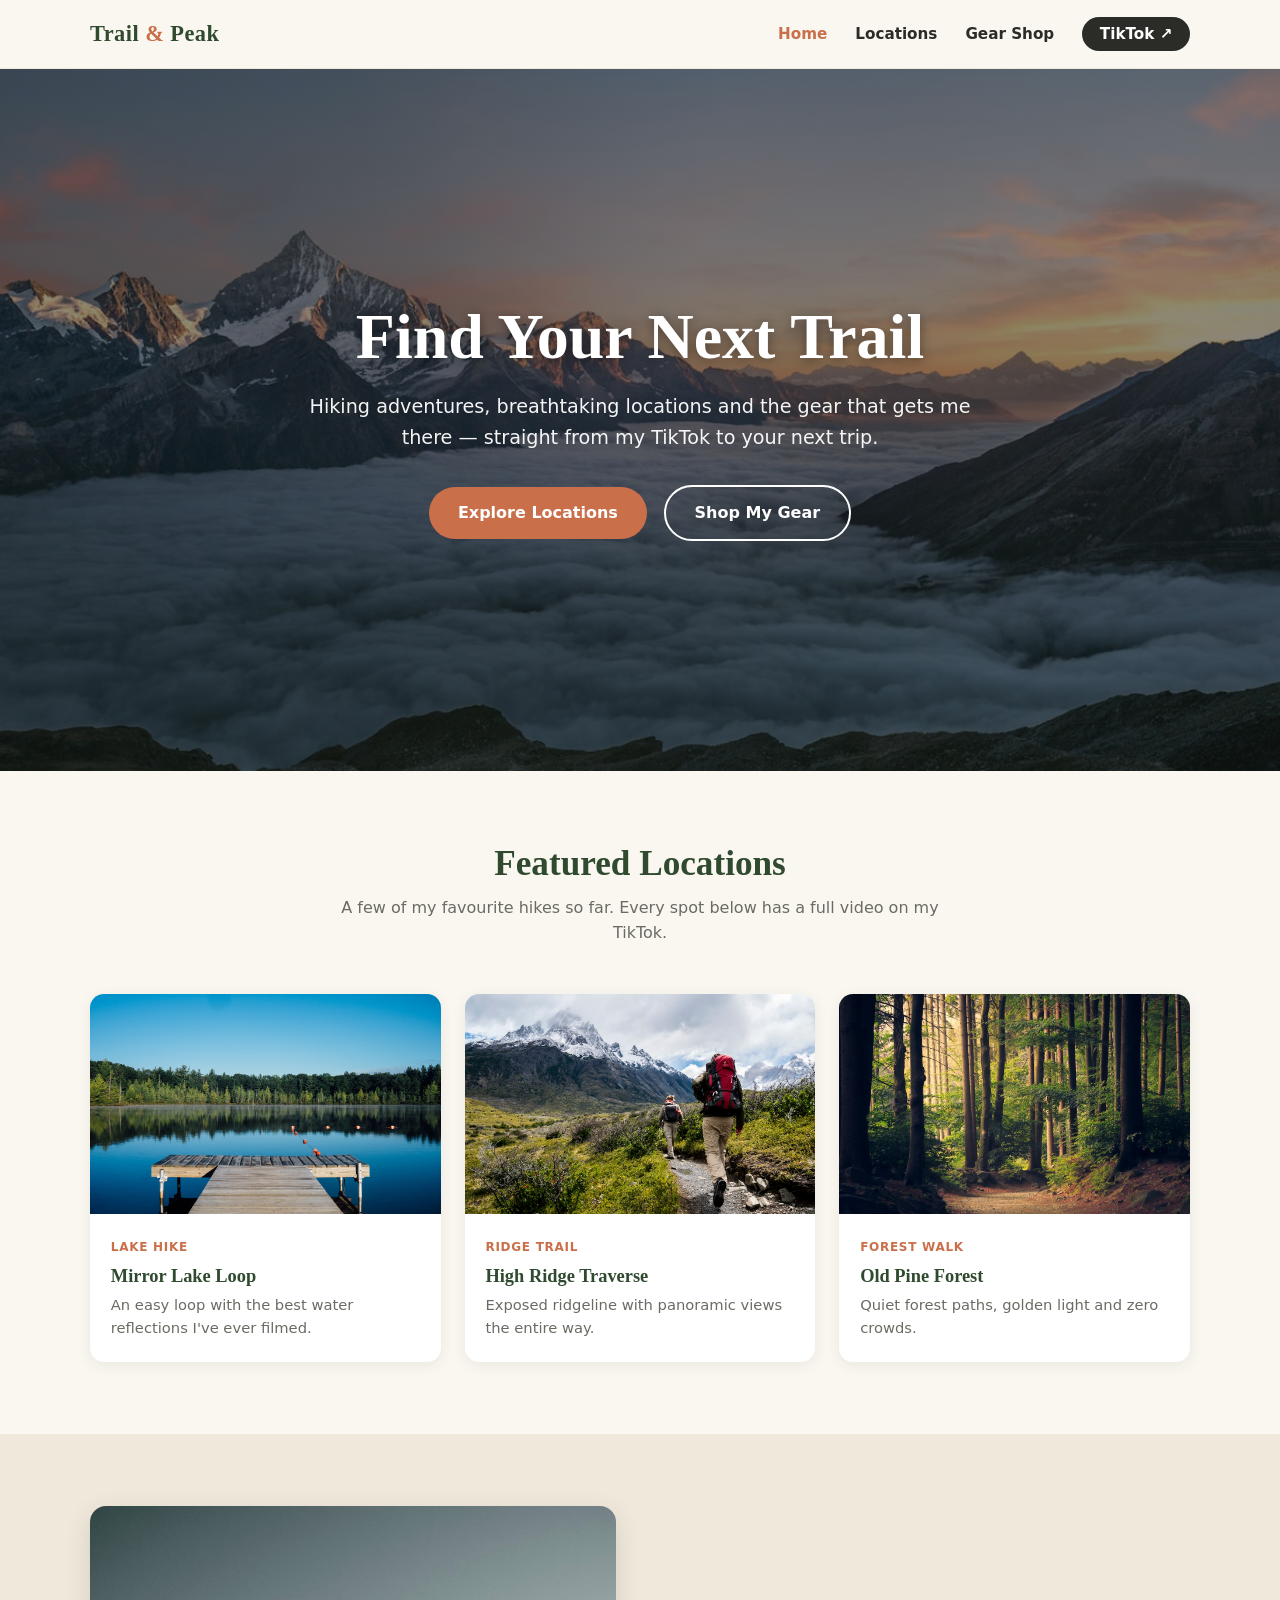
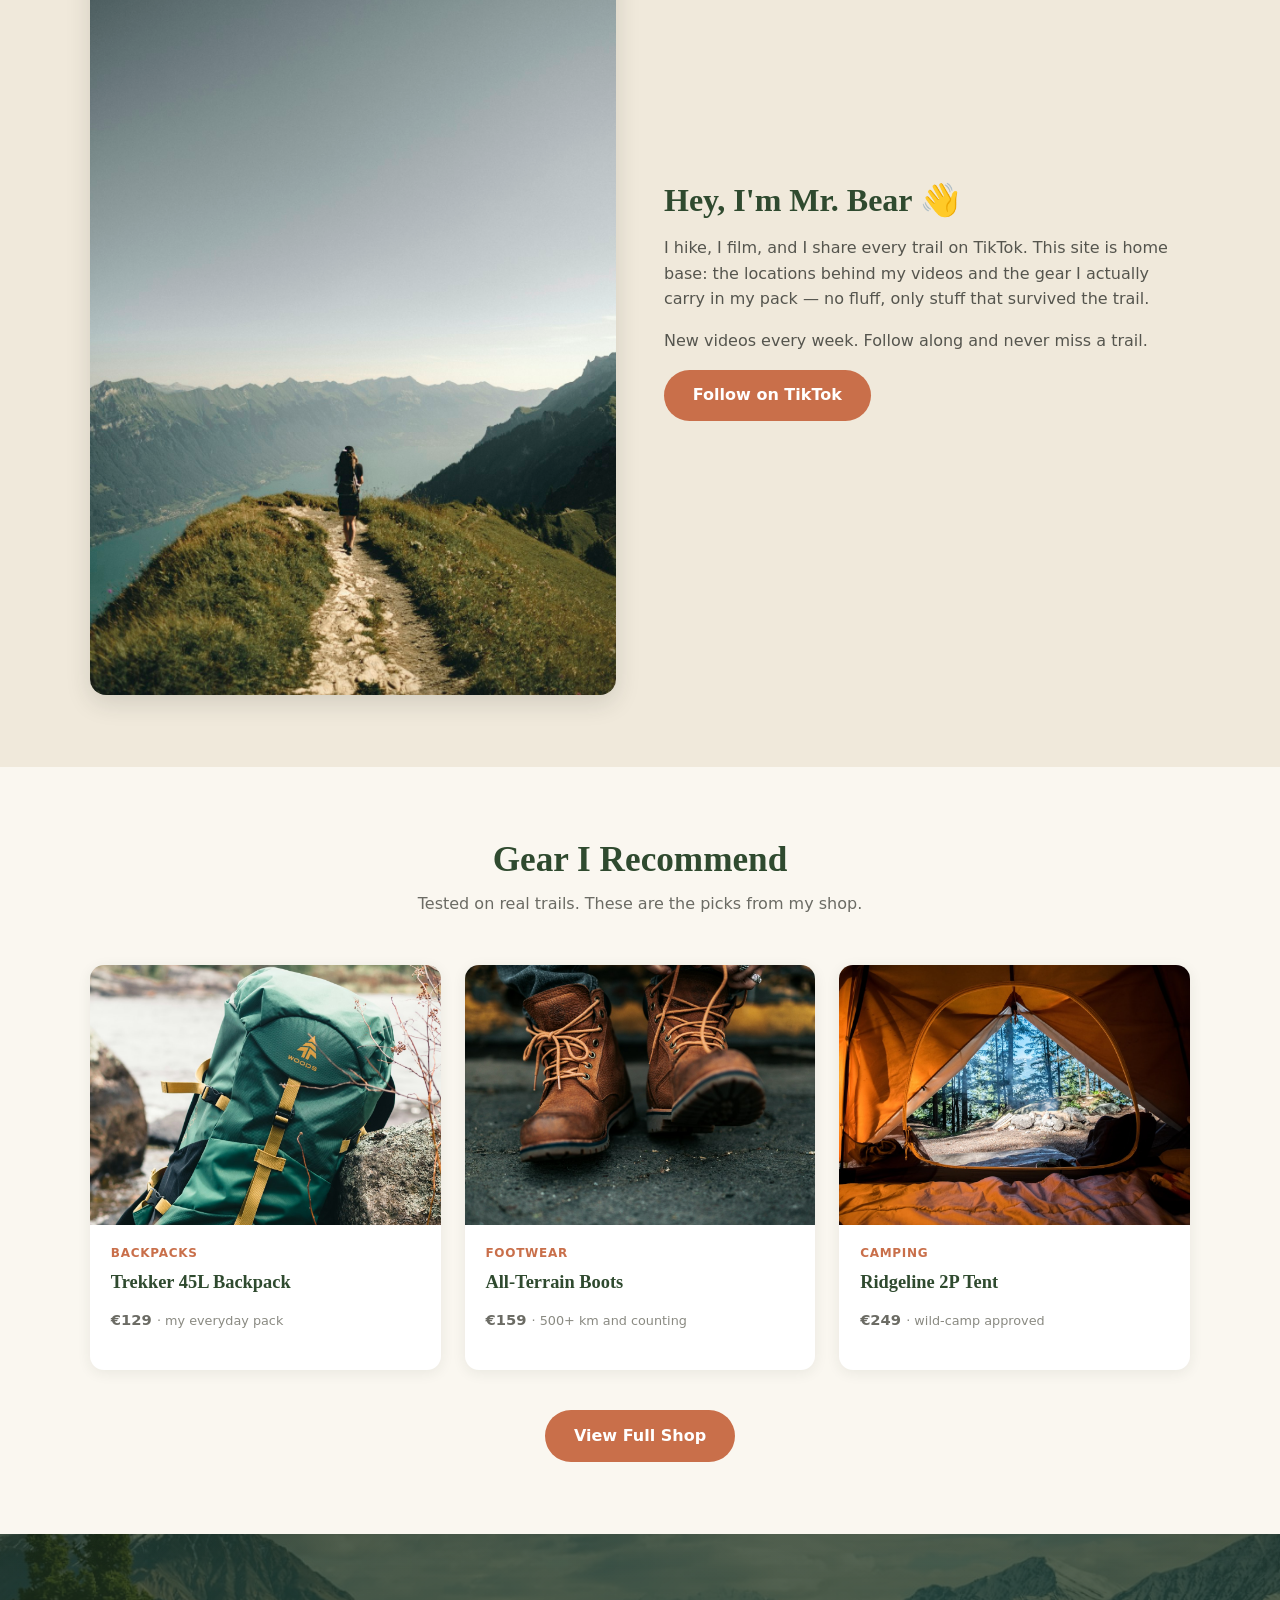
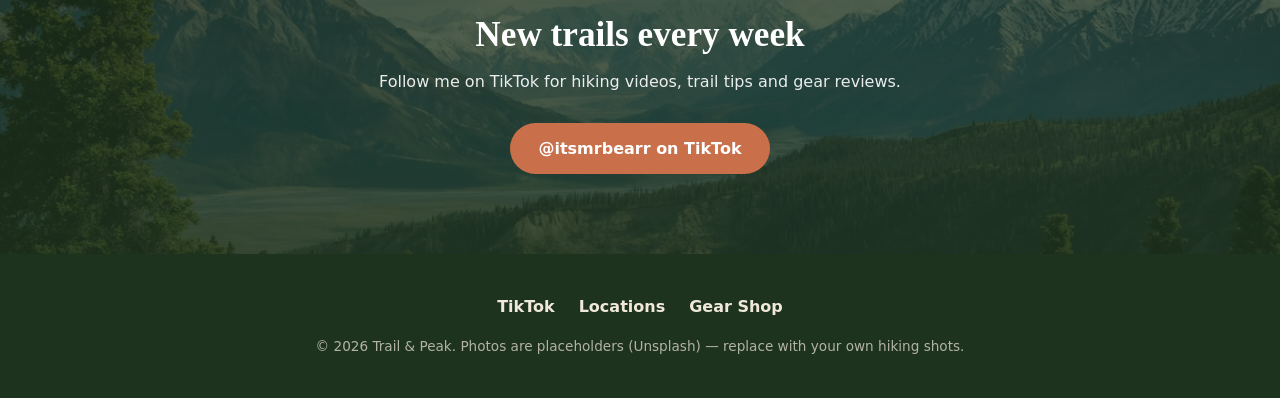
<file: index.html>
<!DOCTYPE html>
<html lang="en">
<head>
  <meta charset="UTF-8">
  <meta name="viewport" content="width=device-width, initial-scale=1.0">
  <title>Trail &amp; Peak — Hiking Adventures</title>
  <link rel="stylesheet" href="css/style.css">
</head>
<body>

  <header>
    <nav class="nav">
      <a href="index.html" class="logo">Trail <span>&amp;</span> Peak</a>
      <ul class="nav-links">
        <li><a href="index.html" class="active">Home</a></li>
        <li><a href="gallery.html">Locations</a></li>
        <li><a href="shop.html">Gear Shop</a></li>
        <li><a href="https://www.tiktok.com/@itsmrbearr" target="_blank" class="btn-tiktok">TikTok ↗</a></li>
      </ul>
    </nav>
  </header>

  <section class="hero">
    <div class="hero-content">
      <h1>Find Your Next Trail</h1>
      <p>Hiking adventures, breathtaking locations and the gear that gets me there — straight from my TikTok to your next trip.</p>
      <a href="gallery.html" class="btn btn-primary">Explore Locations</a>
      <a href="shop.html" class="btn btn-outline">Shop My Gear</a>
    </div>
  </section>

  <section>
    <div class="container">
      <div class="section-head">
        <h2>Featured Locations</h2>
        <p>A few of my favourite hikes so far. Every spot below has a full video on my TikTok.</p>
      </div>
      <div class="grid">
        <a href="gallery.html" class="card">
          <img src="images/alpine-lake.jpg" alt="Alpine lake surrounded by mountains">
          <div class="card-body">
            <span class="card-tag">Lake Hike</span>
            <h3>Mirror Lake Loop</h3>
            <p>An easy loop with the best water reflections I've ever filmed.</p>
          </div>
        </a>
        <a href="gallery.html" class="card">
          <img src="images/ridge-hike.jpg" alt="Hiker on a mountain ridge">
          <div class="card-body">
            <span class="card-tag">Ridge Trail</span>
            <h3>High Ridge Traverse</h3>
            <p>Exposed ridgeline with panoramic views the entire way.</p>
          </div>
        </a>
        <a href="gallery.html" class="card">
          <img src="images/forest-trail.jpg" alt="Sunlight falling through a forest">
          <div class="card-body">
            <span class="card-tag">Forest Walk</span>
            <h3>Old Pine Forest</h3>
            <p>Quiet forest paths, golden light and zero crowds.</p>
          </div>
        </a>
      </div>
    </div>
  </section>

  <section style="background: var(--sand);">
    <div class="container split">
      <img src="images/hiker-summit.jpg" alt="Hiker standing on a summit">
      <div>
        <h2>Hey, I'm Mr. Bear 👋</h2>
        <p>I hike, I film, and I share every trail on TikTok. This site is home base: the locations behind my videos and the gear I actually carry in my pack — no fluff, only stuff that survived the trail.</p>
        <p>New videos every week. Follow along and never miss a trail.</p>
        <a href="https://www.tiktok.com/@itsmrbearr" target="_blank" class="btn btn-primary">Follow on TikTok</a>
      </div>
    </div>
  </section>

  <section>
    <div class="container">
      <div class="section-head">
        <h2>Gear I Recommend</h2>
        <p>Tested on real trails. These are the picks from my shop.</p>
      </div>
      <div class="grid">
        <a href="shop.html" class="card product-card">
          <img src="images/gear-backpack.jpg" alt="Green hiking backpack on rocks">
          <div class="card-body">
            <span class="card-tag">Backpacks</span>
            <h3>Trekker 45L Backpack</h3>
            <p class="price">€129 <small>· my everyday pack</small></p>
          </div>
        </a>
        <a href="shop.html" class="card product-card">
          <img src="images/gear-boots.jpg" alt="Brown leather hiking boots">
          <div class="card-body">
            <span class="card-tag">Footwear</span>
            <h3>All-Terrain Boots</h3>
            <p class="price">€159 <small>· 500+ km and counting</small></p>
          </div>
        </a>
        <a href="shop.html" class="card product-card">
          <img src="images/gear-tent.jpg" alt="Orange tent with a forest view">
          <div class="card-body">
            <span class="card-tag">Camping</span>
            <h3>Ridgeline 2P Tent</h3>
            <p class="price">€249 <small>· wild-camp approved</small></p>
          </div>
        </a>
      </div>
      <p style="text-align:center; margin-top:2.5rem;">
        <a href="shop.html" class="btn btn-primary">View Full Shop</a>
      </p>
    </div>
  </section>

  <section class="cta-banner">
    <h2>New trails every week</h2>
    <p>Follow me on TikTok for hiking videos, trail tips and gear reviews.</p>
    <a href="https://www.tiktok.com/@itsmrbearr" target="_blank" class="btn btn-primary">@itsmrbearr on TikTok</a>
  </section>

  <footer>
    <div class="socials">
      <a href="https://www.tiktok.com/@itsmrbearr" target="_blank">TikTok</a>
      <a href="gallery.html">Locations</a>
      <a href="shop.html">Gear Shop</a>
    </div>
    <p>© 2026 Trail &amp; Peak. Photos are placeholders (Unsplash) — replace with your own hiking shots.</p>
  </footer>

  <script src="js/main.js" defer></script>
</body>
</html>
</file>
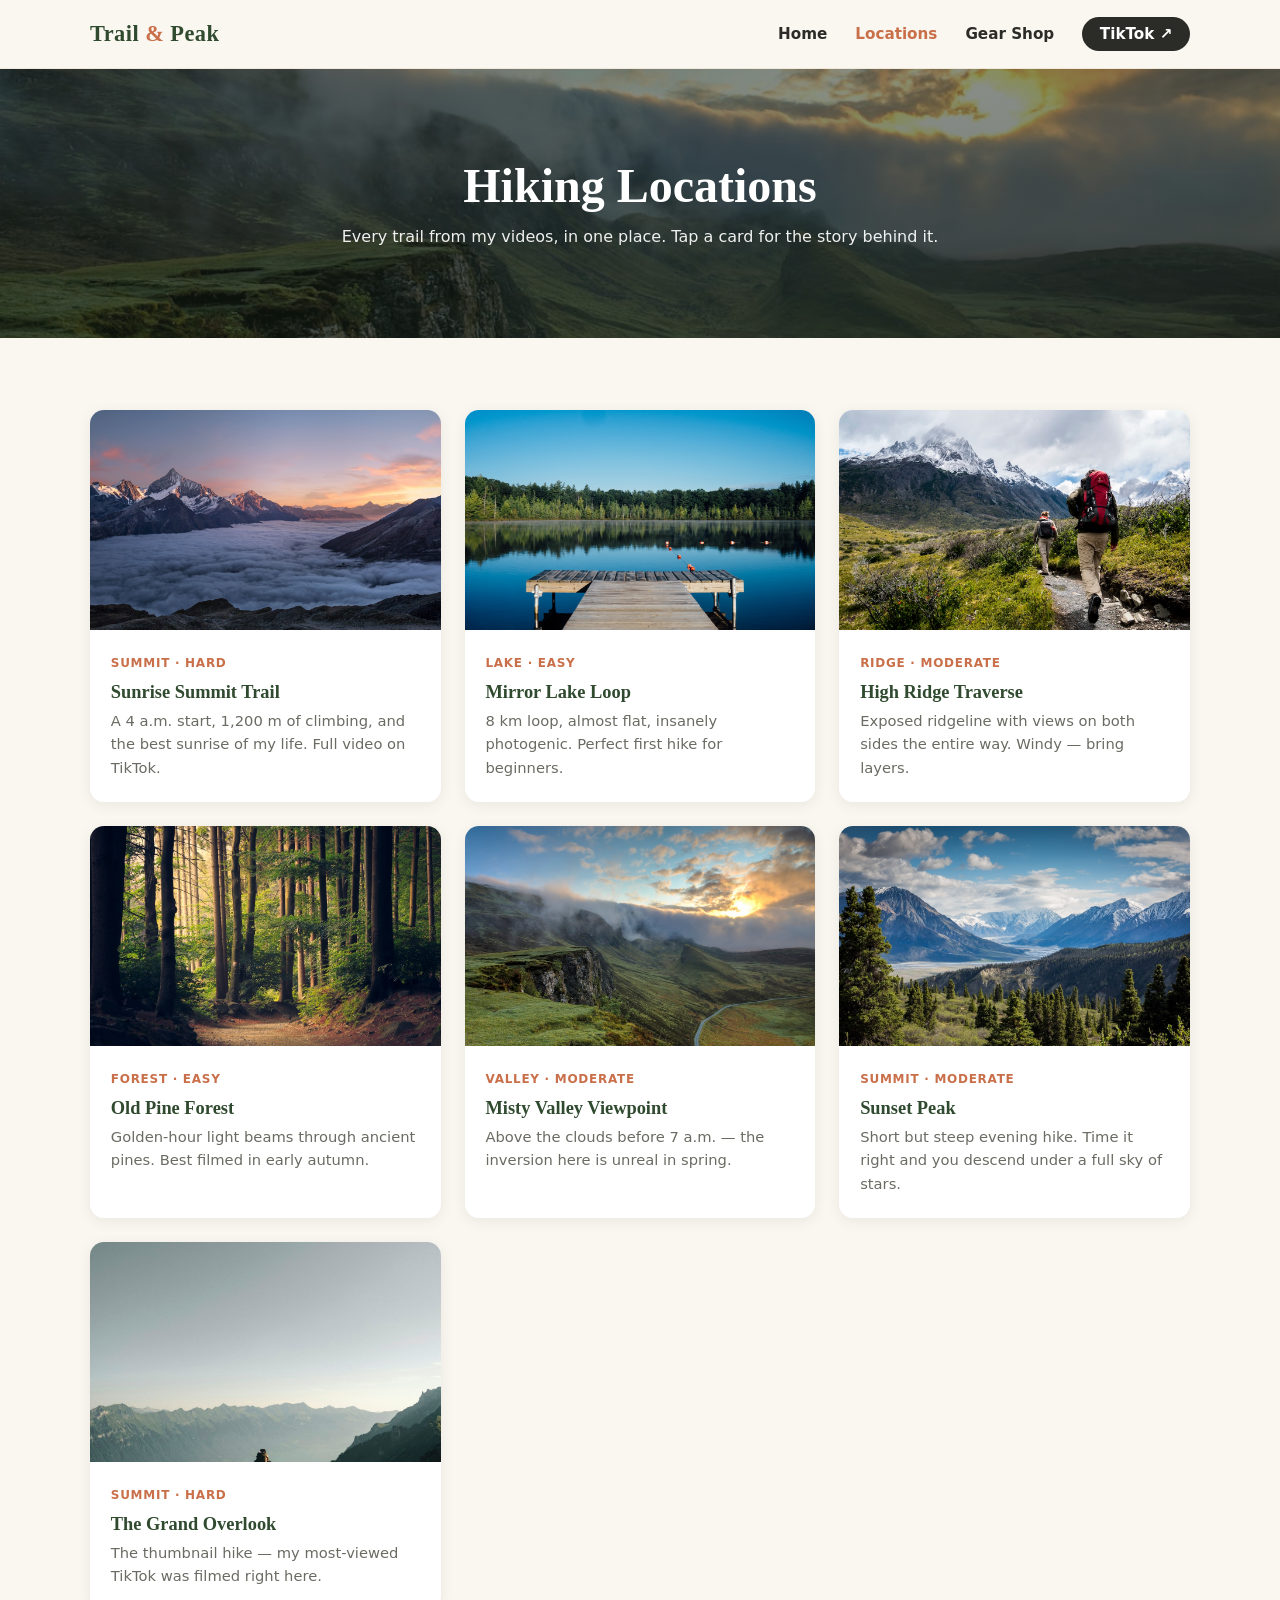
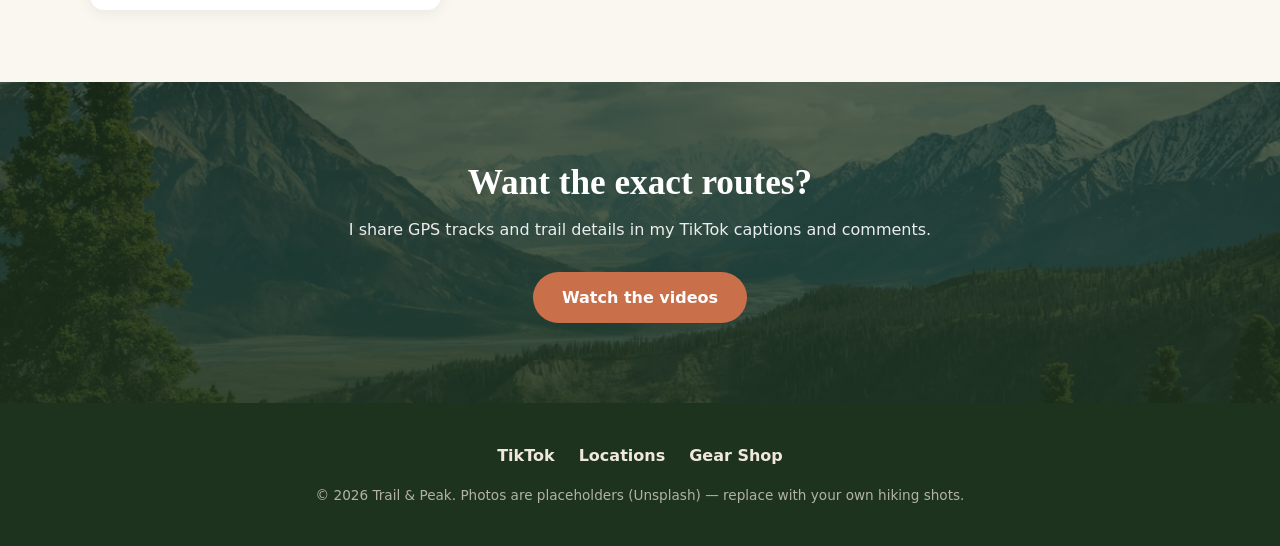
<file: gallery.html>
<!DOCTYPE html>
<html lang="en">
<head>
  <meta charset="UTF-8">
  <meta name="viewport" content="width=device-width, initial-scale=1.0">
  <title>Hiking Locations — Trail &amp; Peak</title>
  <link rel="stylesheet" href="css/style.css">
</head>
<body>

  <header>
    <nav class="nav">
      <a href="index.html" class="logo">Trail <span>&amp;</span> Peak</a>
      <ul class="nav-links">
        <li><a href="index.html">Home</a></li>
        <li><a href="gallery.html" class="active">Locations</a></li>
        <li><a href="shop.html">Gear Shop</a></li>
        <li><a href="https://www.tiktok.com/@itsmrbearr" target="_blank" class="btn-tiktok">TikTok ↗</a></li>
      </ul>
    </nav>
  </header>

  <section class="page-hero">
    <h1>Hiking Locations</h1>
    <p>Every trail from my videos, in one place. Tap a card for the story behind it.</p>
  </section>

  <section>
    <div class="container">
      <div class="grid">
        <div class="card">
          <img src="images/hero-mountains.jpg" alt="Snow-capped mountain peaks at sunrise">
          <div class="card-body">
            <span class="card-tag">Summit · Hard</span>
            <h3>Sunrise Summit Trail</h3>
            <p>A 4 a.m. start, 1,200 m of climbing, and the best sunrise of my life. Full video on TikTok.</p>
          </div>
        </div>
        <div class="card">
          <img src="images/alpine-lake.jpg" alt="Alpine lake with mountain reflections">
          <div class="card-body">
            <span class="card-tag">Lake · Easy</span>
            <h3>Mirror Lake Loop</h3>
            <p>8 km loop, almost flat, insanely photogenic. Perfect first hike for beginners.</p>
          </div>
        </div>
        <div class="card">
          <img src="images/ridge-hike.jpg" alt="Hiker walking along an exposed ridge">
          <div class="card-body">
            <span class="card-tag">Ridge · Moderate</span>
            <h3>High Ridge Traverse</h3>
            <p>Exposed ridgeline with views on both sides the entire way. Windy — bring layers.</p>
          </div>
        </div>
        <div class="card">
          <img src="images/forest-trail.jpg" alt="Sunbeams through a dense forest">
          <div class="card-body">
            <span class="card-tag">Forest · Easy</span>
            <h3>Old Pine Forest</h3>
            <p>Golden-hour light beams through ancient pines. Best filmed in early autumn.</p>
          </div>
        </div>
        <div class="card">
          <img src="images/misty-valley.jpg" alt="Misty valley at dawn">
          <div class="card-body">
            <span class="card-tag">Valley · Moderate</span>
            <h3>Misty Valley Viewpoint</h3>
            <p>Above the clouds before 7 a.m. — the inversion here is unreal in spring.</p>
          </div>
        </div>
        <div class="card">
          <img src="images/sunset-peak.jpg" alt="Mountain peak at sunset">
          <div class="card-body">
            <span class="card-tag">Summit · Moderate</span>
            <h3>Sunset Peak</h3>
            <p>Short but steep evening hike. Time it right and you descend under a full sky of stars.</p>
          </div>
        </div>
        <div class="card">
          <img src="images/hiker-summit.jpg" alt="Hiker on a summit overlooking mountains">
          <div class="card-body">
            <span class="card-tag">Summit · Hard</span>
            <h3>The Grand Overlook</h3>
            <p>The thumbnail hike — my most-viewed TikTok was filmed right here.</p>
          </div>
        </div>
      </div>
    </div>
  </section>

  <section class="cta-banner">
    <h2>Want the exact routes?</h2>
    <p>I share GPS tracks and trail details in my TikTok captions and comments.</p>
    <a href="https://www.tiktok.com/@itsmrbearr" target="_blank" class="btn btn-primary">Watch the videos</a>
  </section>

  <footer>
    <div class="socials">
      <a href="https://www.tiktok.com/@itsmrbearr" target="_blank">TikTok</a>
      <a href="gallery.html">Locations</a>
      <a href="shop.html">Gear Shop</a>
    </div>
    <p>© 2026 Trail &amp; Peak. Photos are placeholders (Unsplash) — replace with your own hiking shots.</p>
  </footer>

  <script src="js/main.js" defer></script>
</body>
</html>
</file>
<file: css/style.css>
/* ===== Base ===== */
:root {
  --forest: #2f4a2f;
  --forest-dark: #1e331e;
  --moss: #6b8e5a;
  --cream: #faf7f0;
  --sand: #f0e9db;
  --charcoal: #2b2b28;
  --terracotta: #c96f4a;
  --terracotta-dark: #a85835;
}

* {
  margin: 0;
  padding: 0;
  box-sizing: border-box;
}

body {
  font-family: "Segoe UI", system-ui, -apple-system, sans-serif;
  color: var(--charcoal);
  background: var(--cream);
  line-height: 1.6;
}

img {
  max-width: 100%;
  display: block;
}

a {
  color: inherit;
  text-decoration: none;
}

h1, h2, h3 {
  font-family: Georgia, "Times New Roman", serif;
  font-weight: 700;
  line-height: 1.2;
}

.container {
  max-width: 1140px;
  margin: 0 auto;
  padding: 0 1.25rem;
}

/* ===== Header ===== */
header {
  position: sticky;
  top: 0;
  z-index: 100;
  background: rgba(250, 247, 240, 0.95);
  backdrop-filter: blur(6px);
  border-bottom: 1px solid var(--sand);
}

.nav {
  display: flex;
  align-items: center;
  justify-content: space-between;
  padding: 1rem 1.25rem;
  max-width: 1140px;
  margin: 0 auto;
}

.logo {
  font-family: Georgia, serif;
  font-size: 1.4rem;
  font-weight: 700;
  color: var(--forest);
  letter-spacing: 0.02em;
}

.logo span {
  color: var(--terracotta);
}

.nav-links {
  display: flex;
  gap: 1.75rem;
  list-style: none;
  align-items: center;
}

.nav-links a {
  font-size: 0.95rem;
  font-weight: 600;
  color: var(--charcoal);
  transition: color 0.2s;
}

.nav-links a:hover,
.nav-links a.active {
  color: var(--terracotta);
}

.btn-tiktok {
  background: var(--charcoal);
  color: #fff !important;
  padding: 0.5rem 1.1rem;
  border-radius: 999px;
  font-size: 0.9rem;
}

.btn-tiktok:hover {
  background: #000;
}

/* ===== Hero ===== */
.hero {
  position: relative;
  min-height: 78vh;
  display: flex;
  align-items: center;
  justify-content: center;
  text-align: center;
  color: #fff;
  background: linear-gradient(rgba(20, 30, 20, 0.45), rgba(20, 30, 20, 0.55)),
    url("../images/hero-mountains.jpg") center/cover no-repeat;
}

.hero-content {
  max-width: 720px;
  padding: 4rem 1.5rem;
}

.hero h1 {
  font-size: clamp(2.4rem, 6vw, 4rem);
  margin-bottom: 1rem;
  text-shadow: 0 2px 12px rgba(0, 0, 0, 0.4);
}

.hero p {
  font-size: 1.2rem;
  margin-bottom: 2rem;
  opacity: 0.95;
}

.btn {
  display: inline-block;
  padding: 0.8rem 1.8rem;
  border-radius: 999px;
  font-weight: 600;
  font-size: 1rem;
  transition: transform 0.15s, background 0.2s;
}

.btn:hover {
  transform: translateY(-2px);
}

.btn-primary {
  background: var(--terracotta);
  color: #fff;
}

.btn-primary:hover {
  background: var(--terracotta-dark);
}

.btn-outline {
  border: 2px solid #fff;
  color: #fff;
  margin-left: 0.75rem;
}

.btn-outline:hover {
  background: rgba(255, 255, 255, 0.15);
}

/* ===== Sections ===== */
section {
  padding: 4.5rem 0;
}

.section-head {
  text-align: center;
  max-width: 640px;
  margin: 0 auto 3rem;
}

.section-head h2 {
  font-size: 2.2rem;
  color: var(--forest);
  margin-bottom: 0.6rem;
}

.section-head p {
  color: #6b6b64;
}

/* ===== Gallery grid ===== */
.grid {
  display: grid;
  grid-template-columns: repeat(auto-fill, minmax(300px, 1fr));
  gap: 1.5rem;
}

.card {
  background: #fff;
  border-radius: 14px;
  overflow: hidden;
  box-shadow: 0 3px 14px rgba(40, 50, 40, 0.08);
  transition: transform 0.2s, box-shadow 0.2s;
}

.card:hover {
  transform: translateY(-4px);
  box-shadow: 0 10px 28px rgba(40, 50, 40, 0.15);
}

.card img {
  width: 100%;
  height: 220px;
  object-fit: cover;
}

.card-body {
  padding: 1.2rem 1.3rem 1.4rem;
}

.card-body h3 {
  font-size: 1.15rem;
  color: var(--forest);
  margin-bottom: 0.35rem;
}

.card-body p {
  font-size: 0.92rem;
  color: #6b6b64;
}

.card-tag {
  display: inline-block;
  font-size: 0.75rem;
  font-weight: 700;
  text-transform: uppercase;
  letter-spacing: 0.06em;
  color: var(--terracotta);
  margin-bottom: 0.5rem;
}

/* ===== Shop ===== */
.product-card {
  display: flex;
  flex-direction: column;
}

.product-card img {
  height: 260px;
}

.product-card .card-body {
  display: flex;
  flex-direction: column;
  flex: 1;
}

.price {
  font-size: 1.25rem;
  font-weight: 700;
  color: var(--forest);
  margin: 0.6rem 0 1rem;
}

.price small {
  font-size: 0.8rem;
  font-weight: 400;
  color: #8a8a82;
}

.btn-buy {
  margin-top: auto;
  text-align: center;
  background: var(--forest);
  color: #fff;
  padding: 0.7rem 1rem;
  border-radius: 10px;
  font-weight: 600;
  transition: background 0.2s;
}

.btn-buy:hover {
  background: var(--forest-dark);
}

.affiliate-note {
  text-align: center;
  font-size: 0.85rem;
  color: #8a8a82;
  margin-top: 2.5rem;
}

/* ===== Split / about section ===== */
.split {
  display: grid;
  grid-template-columns: 1fr 1fr;
  gap: 3rem;
  align-items: center;
}

.split img {
  border-radius: 16px;
  box-shadow: 0 8px 24px rgba(40, 50, 40, 0.15);
}

.split h2 {
  font-size: 2rem;
  color: var(--forest);
  margin-bottom: 1rem;
}

.split p {
  margin-bottom: 1rem;
  color: #55554e;
}

/* ===== CTA banner ===== */
.cta-banner {
  background: linear-gradient(rgba(30, 51, 30, 0.75), rgba(30, 51, 30, 0.85)),
    url("../images/sunset-peak.jpg") center/cover no-repeat;
  color: #fff;
  text-align: center;
  padding: 5rem 1.5rem;
}

.cta-banner h2 {
  font-size: 2.2rem;
  margin-bottom: 0.8rem;
}

.cta-banner p {
  margin-bottom: 1.8rem;
  opacity: 0.9;
}

/* ===== Footer ===== */
footer {
  background: var(--forest-dark);
  color: var(--sand);
  padding: 2.5rem 1.25rem;
  text-align: center;
}

footer .socials {
  display: flex;
  gap: 1.5rem;
  justify-content: center;
  margin-bottom: 1rem;
}

footer .socials a {
  font-weight: 600;
  transition: color 0.2s;
}

footer .socials a:hover {
  color: var(--terracotta);
}

footer p {
  font-size: 0.85rem;
  opacity: 0.7;
}

/* ===== Page hero (small, for subpages) ===== */
.page-hero {
  background: linear-gradient(rgba(20, 30, 20, 0.5), rgba(20, 30, 20, 0.6)),
    url("../images/misty-valley.jpg") center/cover no-repeat;
  color: #fff;
  text-align: center;
  padding: 5.5rem 1.5rem;
}

.page-hero h1 {
  font-size: clamp(2rem, 5vw, 3rem);
}

.page-hero p {
  margin-top: 0.6rem;
  opacity: 0.92;
}

/* ===== Latest TikToks section ===== */
.tiktok-section {
  background: var(--forest-dark);
}

.tiktok-section .section-head h2 {
  color: var(--cream);
}

.tiktok-section .section-head p {
  color: var(--sand);
  opacity: 0.85;
}

.tiktok-feed {
  display: grid;
  grid-template-columns: repeat(3, minmax(0, 1fr));
  gap: 1.5rem;
  max-width: 1020px;
  margin: 0 auto;
}

.tiktok-card {
  background: #000;
  border-radius: 16px;
  overflow: hidden;
  box-shadow: 0 8px 28px rgba(0, 0, 0, 0.35);
  aspect-ratio: 9 / 16;
}

.tiktok-card iframe {
  width: 100%;
  height: 100%;
  border: none;
  display: block;
}

/* Profile-embed fallback (no video links configured yet) */
.tiktok-feed-profile {
  display: flex;
  justify-content: center;
}

.tiktok-cta {
  text-align: center;
  margin-top: 2.5rem;
}

/* ===== Mobile navigation ===== */
.nav-toggle {
  display: none;
  background: none;
  border: none;
  font-size: 1.5rem;
  color: var(--forest);
  cursor: pointer;
  padding: 0.25rem 0.5rem;
}

/* ===== Responsive ===== */
@media (max-width: 760px) {
  .nav-toggle {
    display: block;
  }

  .nav-links {
    display: none;
    position: absolute;
    top: 100%;
    left: 0;
    right: 0;
    flex-direction: column;
    align-items: stretch;
    gap: 0;
    background: var(--cream);
    border-bottom: 1px solid var(--sand);
    box-shadow: 0 12px 24px rgba(40, 50, 40, 0.12);
    padding: 0.5rem 0 1rem;
  }

  .nav-links.open {
    display: flex;
  }

  .nav-links li {
    text-align: center;
  }

  .nav-links a {
    display: block;
    padding: 0.8rem 1.25rem;
    font-size: 1.05rem;
  }

  .nav-links .btn-tiktok {
    margin: 0.5rem auto 0;
    display: inline-block;
  }

  header {
    position: sticky;
  }

  .nav {
    position: relative;
  }

  .hero {
    min-height: 65vh;
  }

  .hero p {
    font-size: 1.05rem;
  }

  .btn {
    display: block;
    width: fit-content;
    margin: 0 auto 0.75rem;
  }

  .btn-outline {
    margin-left: auto;
  }

  section {
    padding: 3rem 0;
  }

  .section-head h2 {
    font-size: 1.7rem;
  }

  .split {
    grid-template-columns: 1fr;
    gap: 1.75rem;
  }

  .card img {
    height: 200px;
  }

  /* TikTok feed becomes a swipeable row on phones */
  .tiktok-feed {
    display: flex;
    overflow-x: auto;
    scroll-snap-type: x mandatory;
    -webkit-overflow-scrolling: touch;
    gap: 1rem;
    padding-bottom: 0.75rem;
  }

  .tiktok-card {
    flex: 0 0 82%;
    max-width: 320px;
    scroll-snap-align: center;
  }

  .tiktok-feed-profile {
    display: flex;
  }
}
</file>
